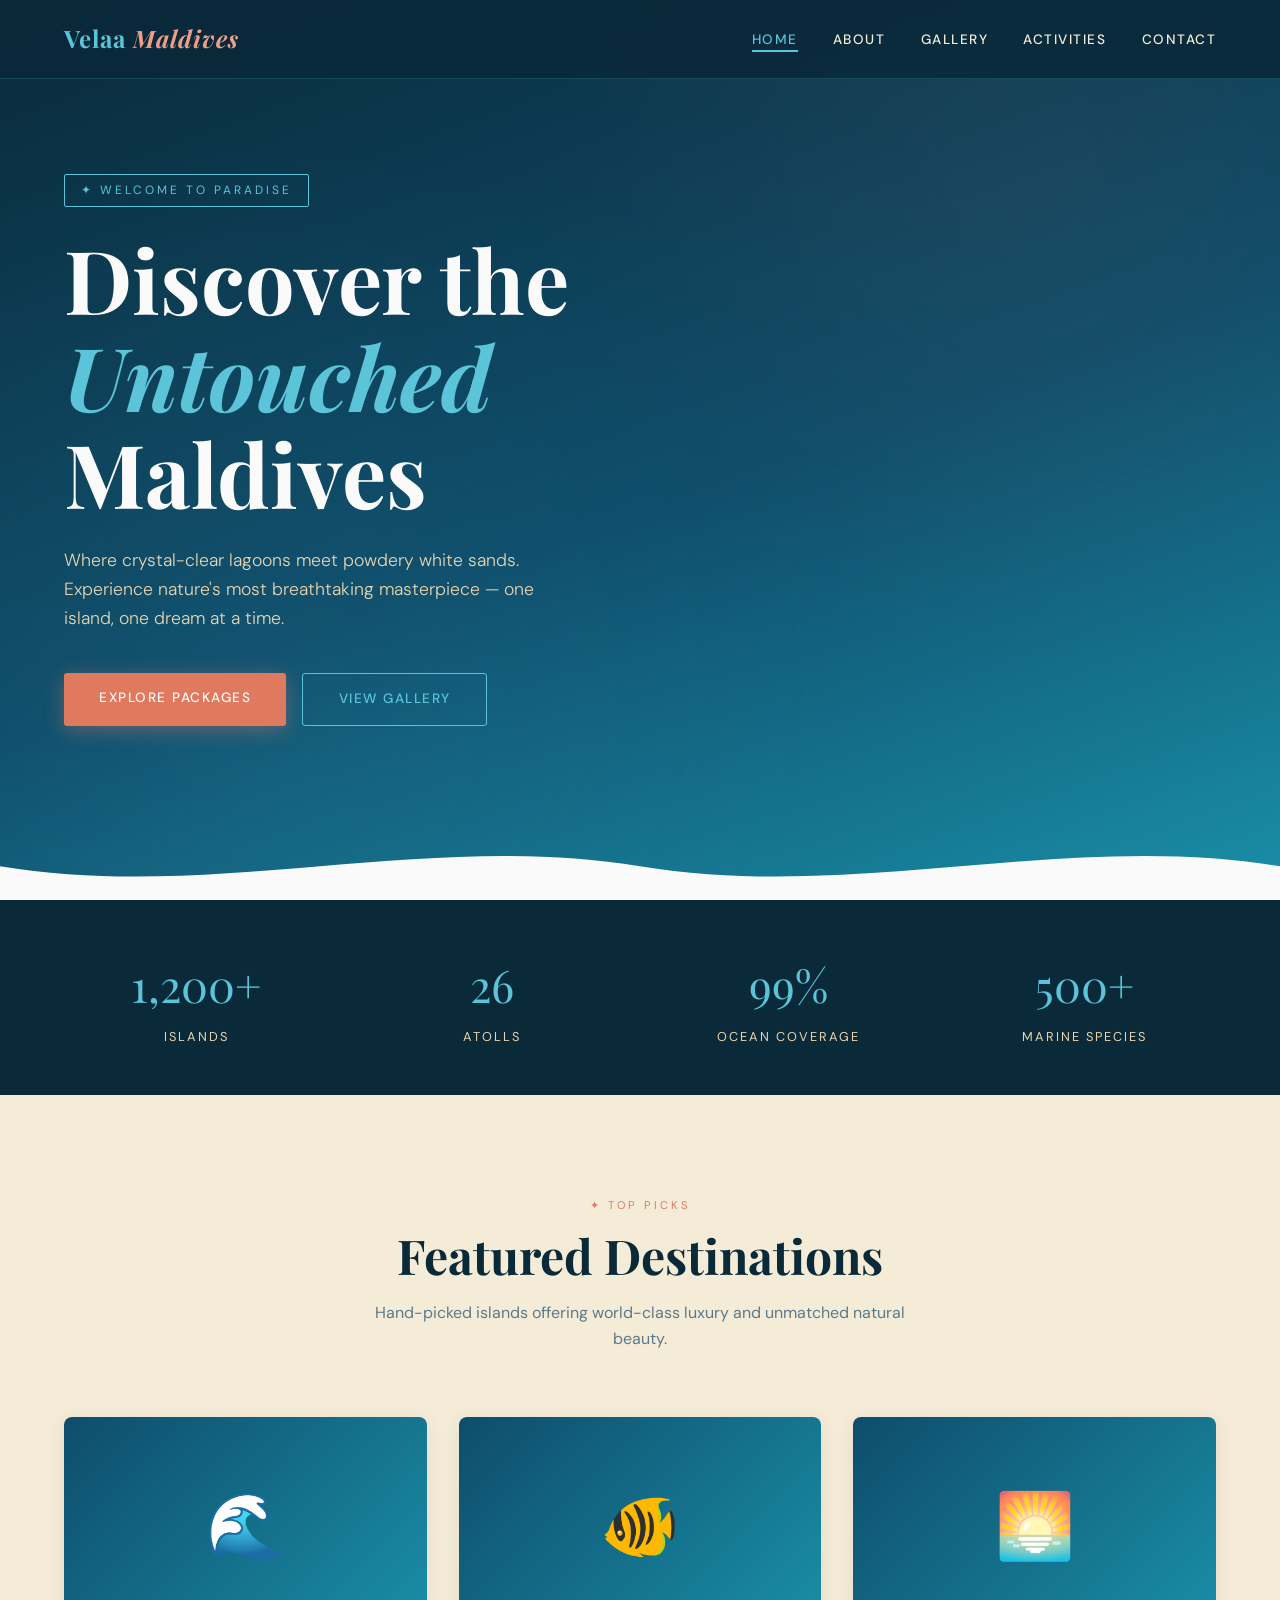
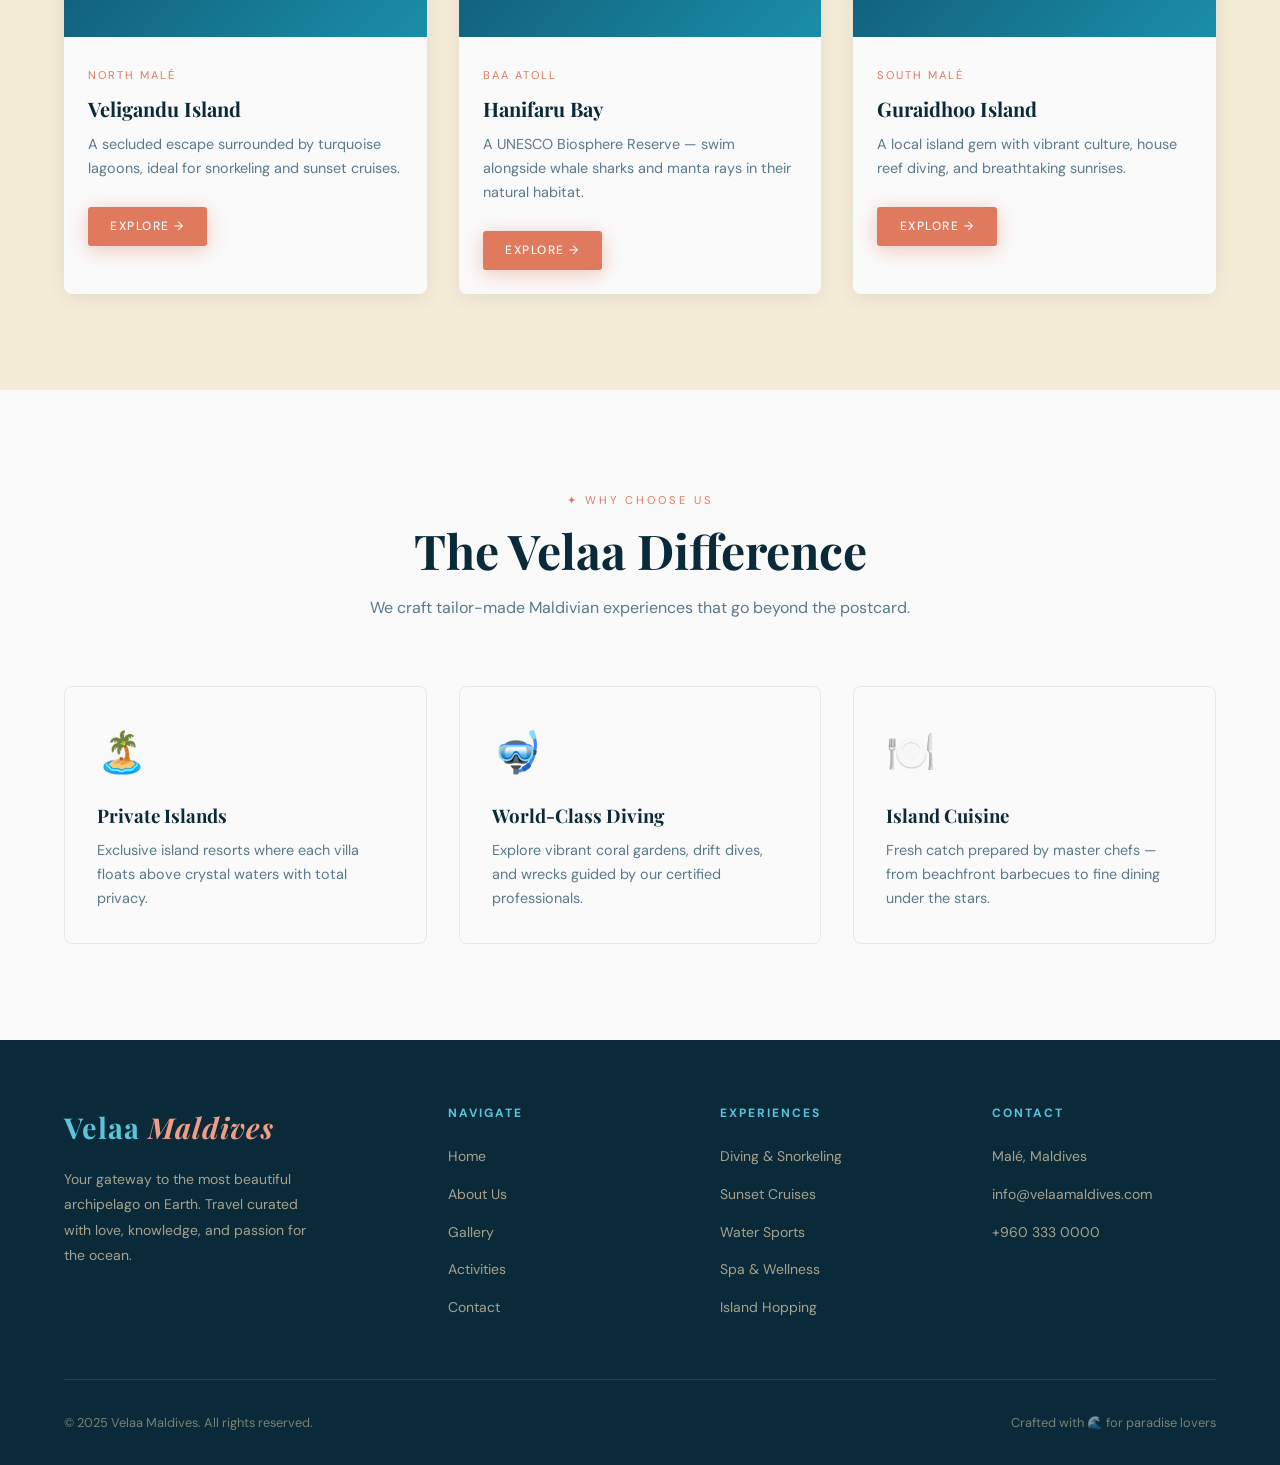
<file: index.html>
<!DOCTYPE html>
<html lang="en">
<head>
  <meta charset="UTF-8" />
  <meta name="viewport" content="width=device-width, initial-scale=1.0" />
  <title>Velaa Maldives — Home</title>
  <link rel="stylesheet" href="css/style.css" />
</head>
<body>

  <!-- NAV---------------------------------------------------->
  <nav>
    <div class="nav-logo">Velaa <span>Maldives</span></div>
    <ul class="nav-links">
      <li><a href="index.html" class="active">Home</a></li>
      <li><a href="pages/about.html">About</a></li>
      <li><a href="pages/gallery.html">Gallery</a></li>
      <li><a href="pages/activities.html">Activities</a></li>
      <li><a href="pages/contact.html">Contact</a></li>
    </ul>
  </nav>

  <!-- HERO section --------------------------------------->
  <section class="hero">
    <div class="hero-bg-pattern"></div>
    <div class="hero-content">
      <div class="hero-tag">✦ Welcome to Paradise</div>
      <h1>Discover the <em>Untouched</em> Maldives</h1>
      <p>Where crystal-clear lagoons meet powdery white sands. Experience nature's most breathtaking masterpiece — one island, one dream at a time.</p>
      <div class="btn-group">
        <a href="pages/activities.html" class="btn btn-primary">Explore Packages</a>
        <a href="pages/gallery.html" class="btn btn-outline">View Gallery</a>
      </div>
    </div>
    <svg class="hero-wave" viewBox="0 0 1440 100" preserveAspectRatio="none" xmlns="http://www.w3.org/2000/svg">
      <path d="M0,60 C240,100 480,20 720,60 C960,100 1200,20 1440,60 L1440,100 L0,100Z" fill="#fafafa"/>
    </svg>
  </section>

  <!-- STATS -------------------------------------------->
  <div class="stats-bar">
    <div class="stat">
      <div class="stat-num">1,200+</div>
      <div class="stat-label">Islands</div>
    </div>
    <div class="stat">
      <div class="stat-num">26</div>
      <div class="stat-label">Atolls</div>
    </div>
    <div class="stat">
      <div class="stat-num">99%</div>
      <div class="stat-label">Ocean Coverage</div>
    </div>
    <div class="stat">
      <div class="stat-num">500+</div>
      <div class="stat-label">Marine Species</div>
    </div>
  </div>

  <!-- FEATURED DESTINATIONS -->
  <section style="background: var(--sand-light);">
    <div class="section-header fade-up">
      <div class="section-tag">✦ Top Picks</div>
      <h2>Featured Destinations</h2>
      <p>Hand-picked islands offering world-class luxury and unmatched natural beauty.</p>
    </div>
    <div class="card-grid">
      <div class="card fade-up">
        <div class="card-img">🌊</div>
        <div class="card-body">
          <div class="card-tag">North Malé</div>
          <h3>Veligandu Island</h3>
          <p>A secluded escape surrounded by turquoise lagoons, ideal for snorkeling and sunset cruises.</p>
          <br><a href="pages/activities.html" class="btn btn-primary" style="font-size:0.75rem;padding:0.6rem 1.4rem;">Explore →</a>
        </div>
      </div>
      <div class="card fade-up">
        <div class="card-img">🐠</div>
        <div class="card-body">
          <div class="card-tag">Baa Atoll</div>
          <h3>Hanifaru Bay</h3>
          <p>A UNESCO Biosphere Reserve — swim alongside whale sharks and manta rays in their natural habitat.</p>
          <br><a href="pages/activities.html" class="btn btn-primary" style="font-size:0.75rem;padding:0.6rem 1.4rem;">Explore →</a>
        </div>
      </div>
      <div class="card fade-up">
        <div class="card-img">🌅</div>
        <div class="card-body">
          <div class="card-tag">South Malé</div>
          <h3>Guraidhoo Island</h3>
          <p>A local island gem with vibrant culture, house reef diving, and breathtaking sunrises.</p>
          <br><a href="pages/activities.html" class="btn btn-primary" style="font-size:0.75rem;padding:0.6rem 1.4rem;">Explore →</a>
        </div>
      </div>
    </div>
  </section>

  <!-- WHY MALDIVES -->
  <section>
    <div class="section-header fade-up">
      <div class="section-tag">✦ Why Choose Us</div>
      <h2>The Velaa Difference</h2>
      <p>We craft tailor-made Maldivian experiences that go beyond the postcard.</p>
    </div>
    <div class="card-grid">
      <div class="card fade-up" style="padding:2rem;box-shadow:none;border:1px solid rgba(10,42,58,0.08);">
        <div style="font-size:2.5rem;margin-bottom:1rem;">🏝️</div>
        <h3 style="font-family:'Playfair Display',serif;color:var(--ocean-deep);margin-bottom:0.5rem;">Private Islands</h3>
        <p style="color:var(--text-muted);font-size:0.9rem;">Exclusive island resorts where each villa floats above crystal waters with total privacy.</p>
      </div>
      <div class="card fade-up" style="padding:2rem;box-shadow:none;border:1px solid rgba(10,42,58,0.08);">
        <div style="font-size:2.5rem;margin-bottom:1rem;">🤿</div>
        <h3 style="font-family:'Playfair Display',serif;color:var(--ocean-deep);margin-bottom:0.5rem;">World-Class Diving</h3>
        <p style="color:var(--text-muted);font-size:0.9rem;">Explore vibrant coral gardens, drift dives, and wrecks guided by our certified professionals.</p>
      </div>
      <div class="card fade-up" style="padding:2rem;box-shadow:none;border:1px solid rgba(10,42,58,0.08);">
        <div style="font-size:2.5rem;margin-bottom:1rem;">🍽️</div>
        <h3 style="font-family:'Playfair Display',serif;color:var(--ocean-deep);margin-bottom:0.5rem;">Island Cuisine</h3>
        <p style="color:var(--text-muted);font-size:0.9rem;">Fresh catch prepared by master chefs — from beachfront barbecues to fine dining under the stars.</p>
      </div>
    </div>
  </section>

  <!-- FOOTER -->
  <footer>
    <div class="footer-top">
      <div class="footer-brand">
        <span class="nav-logo">Velaa <span>Maldives</span></span>
        <p>Your gateway to the most beautiful archipelago on Earth. Travel curated with love, knowledge, and passion for the ocean.</p>
      </div>
      <div class="footer-col">
        <h4>Navigate</h4>
        <ul>
          <li><a href="index.html">Home</a></li>
          <li><a href="pages/about.html">About Us</a></li>
          <li><a href="pages/gallery.html">Gallery</a></li>
          <li><a href="pages/activities.html">Activities</a></li>
          <li><a href="pages/contact.html">Contact</a></li>
        </ul>
      </div>
      <div class="footer-col">
        <h4>Experiences</h4>
        <ul>
          <li><a href="pages/activities.html">Diving & Snorkeling</a></li>
          <li><a href="pages/activities.html">Sunset Cruises</a></li>
          <li><a href="pages/activities.html">Water Sports</a></li>
          <li><a href="pages/activities.html">Spa & Wellness</a></li>
          <li><a href="pages/activities.html">Island Hopping</a></li>
        </ul>
      </div>
      <div class="footer-col">
        <h4>Contact</h4>
        <ul>
          <li><a href="#">Malé, Maldives</a></li>
          <li><a href="#">info@velaamaldives.com</a></li>
          <li><a href="#">+960 333 0000</a></li>
        </ul>
      </div>
    </div>
    <div class="footer-bottom">
      <span>&copy; 2025 Velaa Maldives. All rights reserved.</span>
      <span>Crafted with 🌊 for paradise lovers</span>
    </div>
  </footer>

</body>
</html>
</file>
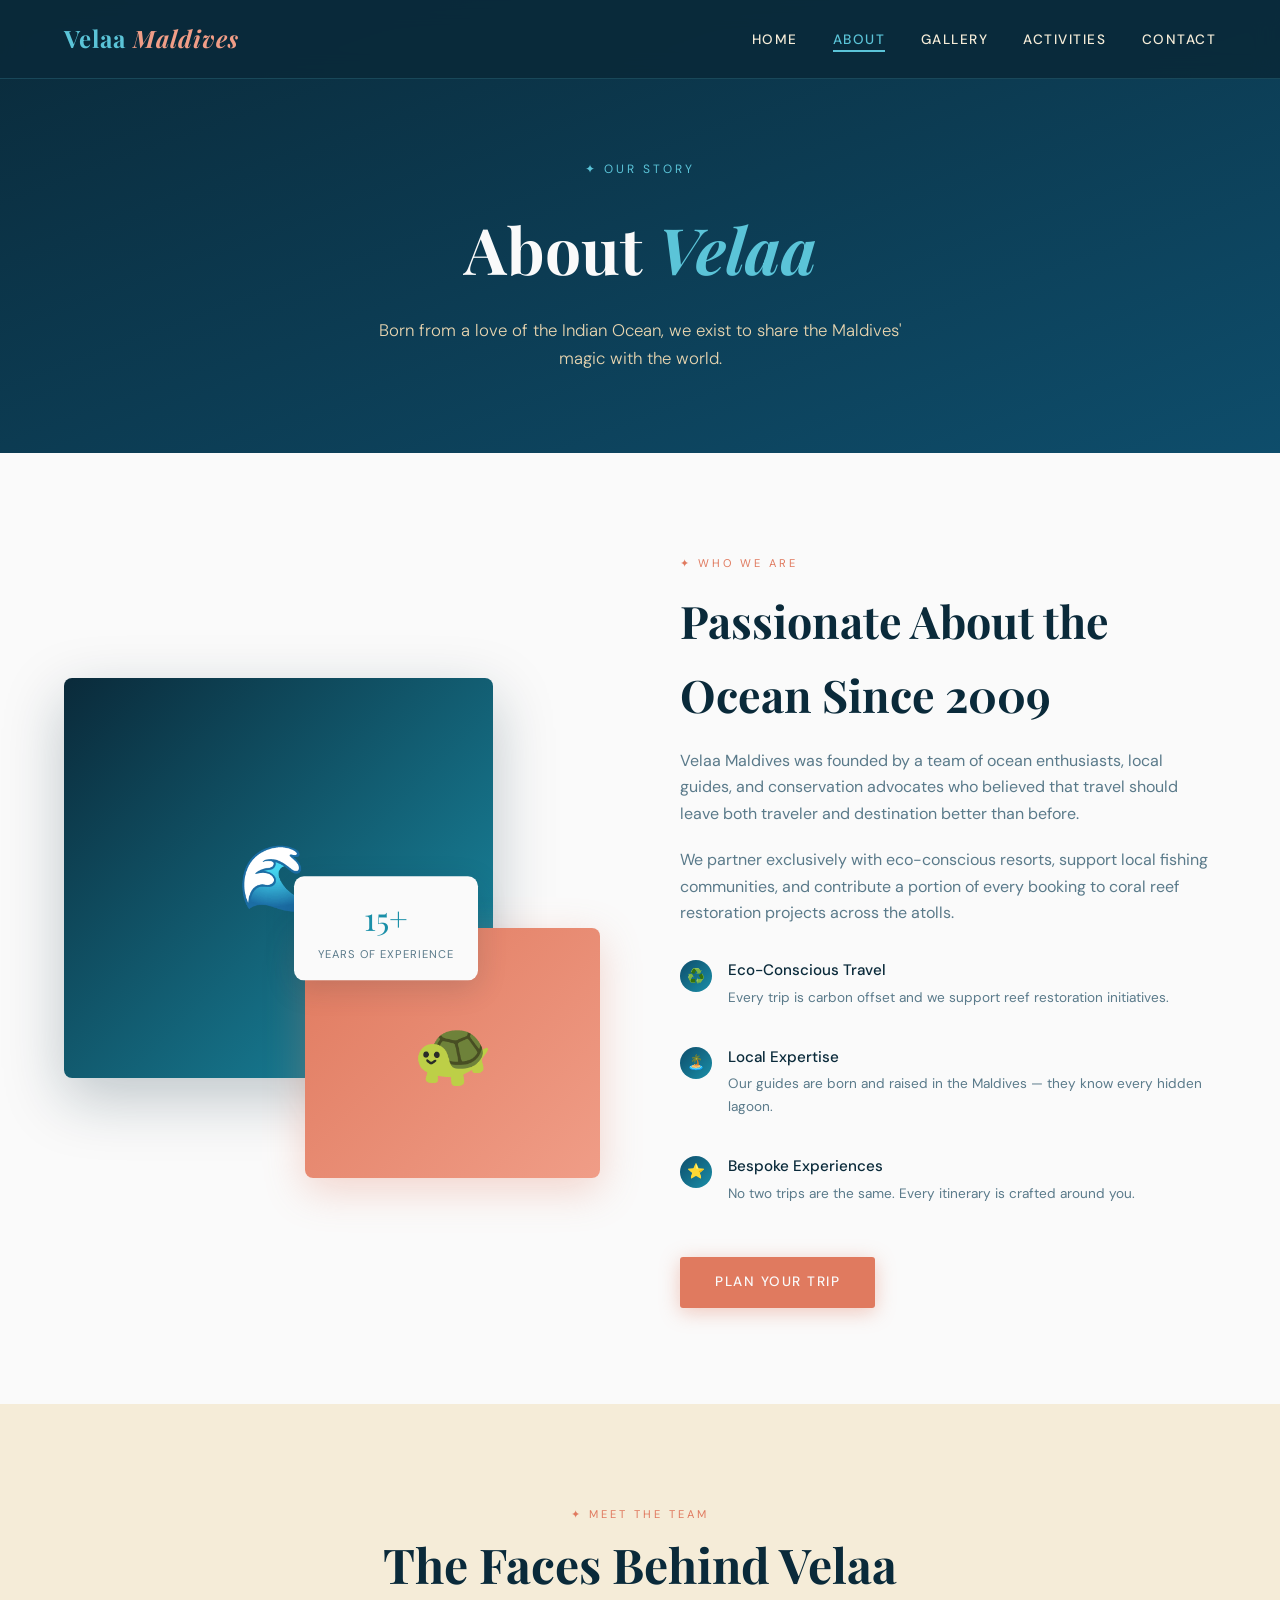
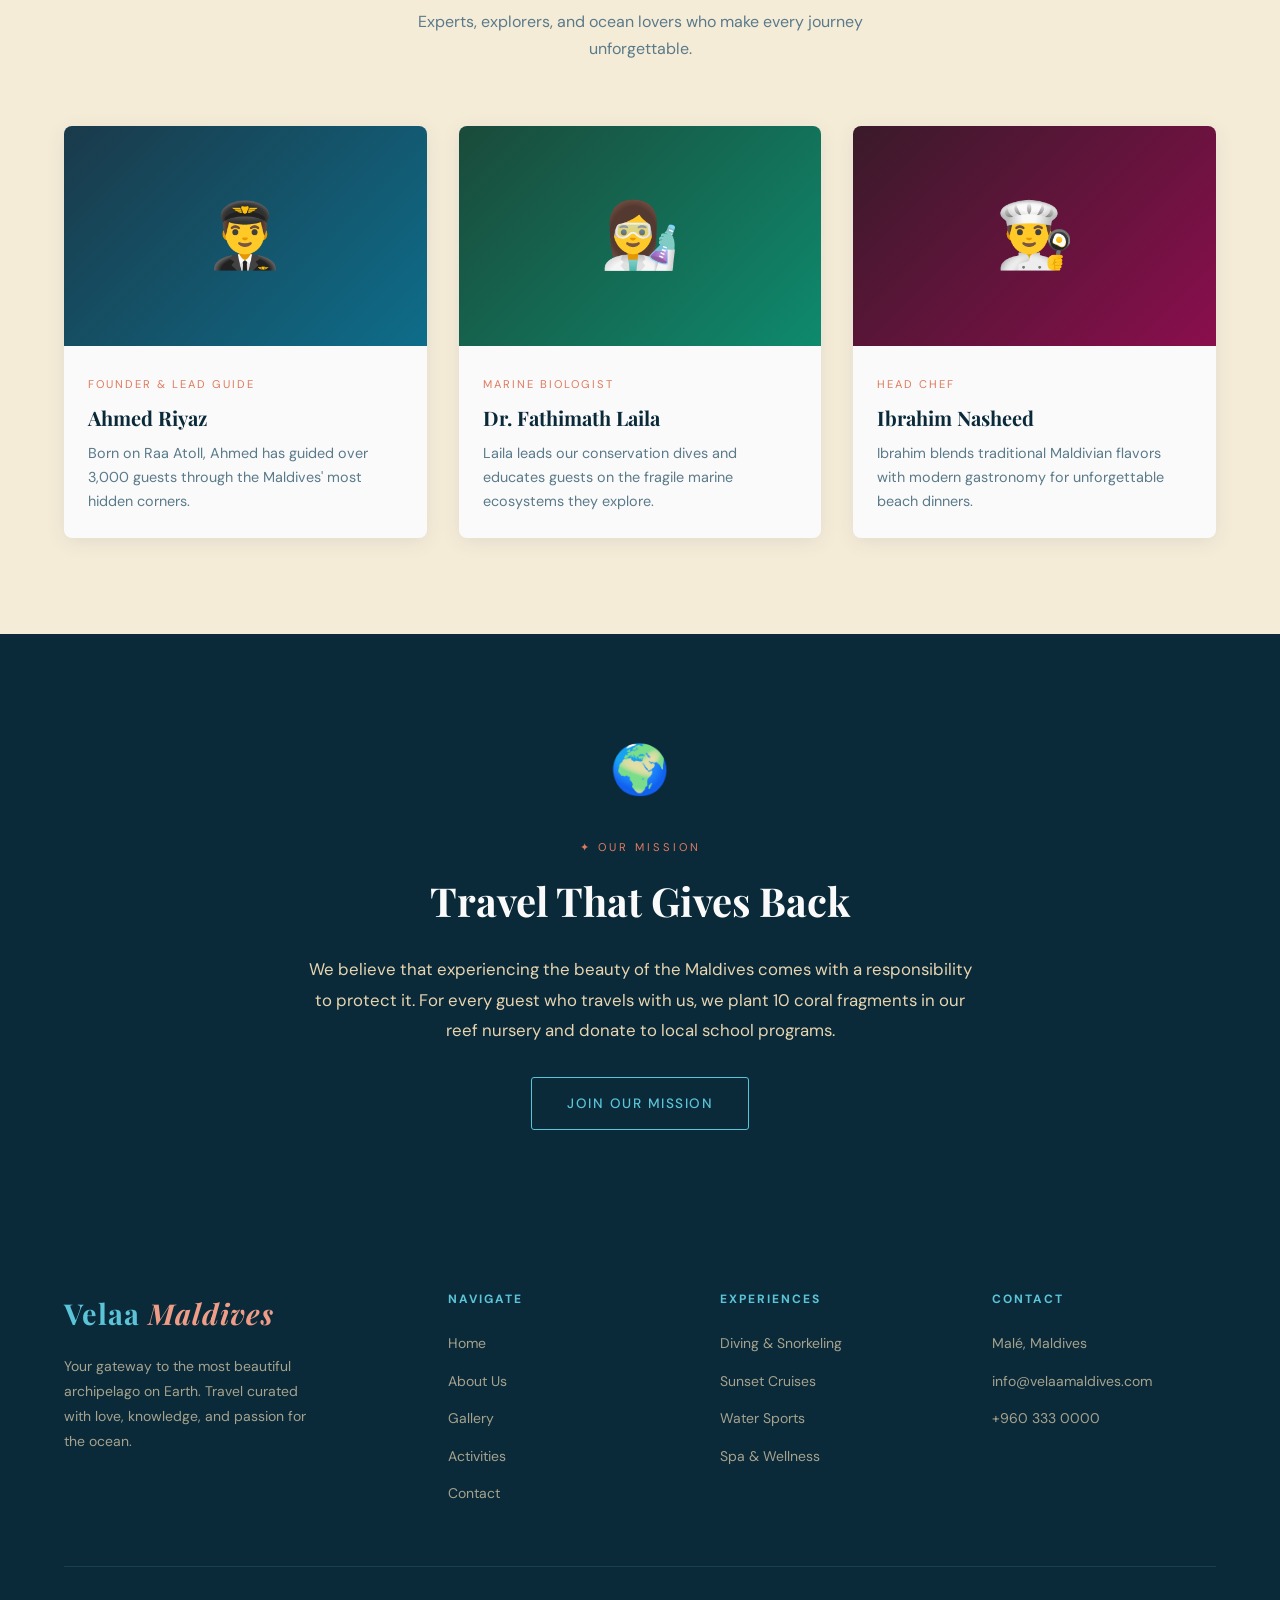
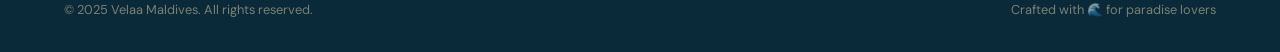
<file: pages/about.html>
<!DOCTYPE html>
<html lang="en">
<head>
  <meta charset="UTF-8" />
  <meta name="viewport" content="width=device-width, initial-scale=1.0" />
  <title>Velaa Maldives — About Us</title>
  <link rel="stylesheet" href="../css/style.css" />
</head>
<body>

  <!-- NAV -->
  <nav>
    <div class="nav-logo"><a href="../index.html">Velaa <span>Maldives</span></a></div>
    <ul class="nav-links">
      <li><a href="../index.html">Home</a></li>
      <li><a href="about.html" class="active">About</a></li>
      <li><a href="gallery.html">Gallery</a></li>
      <li><a href="activities.html">Activities</a></li>
      <li><a href="contact.html">Contact</a></li>
    </ul>
  </nav>

  <!-- PAGE HEADER -->
  <div style="background:linear-gradient(160deg,var(--ocean-deep),var(--ocean-mid));padding:10rem 5% 5rem;text-align:center;color:var(--white);">
    <div style="font-size:0.75rem;letter-spacing:3px;text-transform:uppercase;color:var(--ocean-light);margin-bottom:1rem;">✦ Our Story</div>
    <h1 style="font-family:'Playfair Display',serif;font-size:clamp(2rem,5vw,4rem);margin-bottom:1rem;">About <em style="color:var(--ocean-light);font-style:italic;">Velaa</em></h1>
    <p style="color:var(--sand);max-width:560px;margin:0 auto;font-size:1.05rem;font-weight:300;">Born from a love of the Indian Ocean, we exist to share the Maldives' magic with the world.</p>
  </div>

  <!-- ABOUT SECTION -->
  <section>
    <div class="about-layout">
      <div class="about-img-collage fade-up">
        <div class="about-img-main">🌊</div>
        <div class="about-img-accent">🐢</div>
        <div class="about-badge">
          <div class="num">15+</div>
          <div class="lbl">Years of Experience</div>
        </div>
      </div>
      <div class="about-text fade-up">
        <div class="section-tag">✦ Who We Are</div>
        <h2>Passionate About the Ocean Since 2009</h2>
        <p>Velaa Maldives was founded by a team of ocean enthusiasts, local guides, and conservation advocates who believed that travel should leave both traveler and destination better than before.</p>
        <p>We partner exclusively with eco-conscious resorts, support local fishing communities, and contribute a portion of every booking to coral reef restoration projects across the atolls.</p>
        <div class="feature-list">
          <div class="feature-item">
            <div class="feature-dot">♻️</div>
            <div>
              <h4>Eco-Conscious Travel</h4>
              <p>Every trip is carbon offset and we support reef restoration initiatives.</p>
            </div>
          </div>
          <div class="feature-item">
            <div class="feature-dot">🏝️</div>
            <div>
              <h4>Local Expertise</h4>
              <p>Our guides are born and raised in the Maldives — they know every hidden lagoon.</p>
            </div>
          </div>
          <div class="feature-item">
            <div class="feature-dot">⭐</div>
            <div>
              <h4>Bespoke Experiences</h4>
              <p>No two trips are the same. Every itinerary is crafted around you.</p>
            </div>
          </div>
        </div>
        <a href="contact.html" class="btn btn-primary">Plan Your Trip</a>
      </div>
    </div>
  </section>

  <!-- TEAM -->
  <section style="background:var(--sand-light);">
    <div class="section-header fade-up">
      <div class="section-tag">✦ Meet The Team</div>
      <h2>The Faces Behind Velaa</h2>
      <p>Experts, explorers, and ocean lovers who make every journey unforgettable.</p>
    </div>
    <div class="card-grid">
      <div class="card fade-up">
        <div class="card-img" style="background:linear-gradient(135deg,#1a3a4a,#0e6d8a);">👨‍✈️</div>
        <div class="card-body">
          <div class="card-tag">Founder & Lead Guide</div>
          <h3>Ahmed Riyaz</h3>
          <p>Born on Raa Atoll, Ahmed has guided over 3,000 guests through the Maldives' most hidden corners.</p>
        </div>
      </div>
      <div class="card fade-up">
        <div class="card-img" style="background:linear-gradient(135deg,#1a4a3a,#0e8a6d);">👩‍🔬</div>
        <div class="card-body">
          <div class="card-tag">Marine Biologist</div>
          <h3>Dr. Fathimath Laila</h3>
          <p>Laila leads our conservation dives and educates guests on the fragile marine ecosystems they explore.</p>
        </div>
      </div>
      <div class="card fade-up">
        <div class="card-img" style="background:linear-gradient(135deg,#3a1a2a,#8a0e4d);">👨‍🍳</div>
        <div class="card-body">
          <div class="card-tag">Head Chef</div>
          <h3>Ibrahim Nasheed</h3>
          <p>Ibrahim blends traditional Maldivian flavors with modern gastronomy for unforgettable beach dinners.</p>
        </div>
      </div>
    </div>
  </section>

  <!-- MISSION -->
  <section style="background:var(--ocean-deep);color:var(--white);text-align:center;">
    <div style="max-width:680px;margin:0 auto;" class="fade-up">
      <div style="font-size:3rem;margin-bottom:1.5rem;">🌍</div>
      <div class="section-tag">✦ Our Mission</div>
      <h2 style="font-family:'Playfair Display',serif;font-size:2.5rem;margin-bottom:1.25rem;">Travel That Gives Back</h2>
      <p style="color:var(--sand);font-size:1.05rem;line-height:1.8;margin-bottom:2rem;">We believe that experiencing the beauty of the Maldives comes with a responsibility to protect it. For every guest who travels with us, we plant 10 coral fragments in our reef nursery and donate to local school programs.</p>
      <a href="contact.html" class="btn btn-outline">Join Our Mission</a>
    </div>
  </section>

  <!-- FOOTER -->
  <footer>
    <div class="footer-top">
      <div class="footer-brand">
        <a href="../index.html" class="nav-logo">Velaa <span>Maldives</span></a>
        <p>Your gateway to the most beautiful archipelago on Earth. Travel curated with love, knowledge, and passion for the ocean.</p>
      </div>
      <div class="footer-col">
        <h4>Navigate</h4>
        <ul>
          <li><a href="../index.html">Home</a></li>
          <li><a href="about.html">About Us</a></li>
          <li><a href="gallery.html">Gallery</a></li>
          <li><a href="activities.html">Activities</a></li>
          <li><a href="contact.html">Contact</a></li>
        </ul>
      </div>
      <div class="footer-col">
        <h4>Experiences</h4>
        <ul>
          <li><a href="activities.html">Diving & Snorkeling</a></li>
          <li><a href="activities.html">Sunset Cruises</a></li>
          <li><a href="activities.html">Water Sports</a></li>
          <li><a href="activities.html">Spa & Wellness</a></li>
        </ul>
      </div>
      <div class="footer-col">
        <h4>Contact</h4>
        <ul>
          <li><a href="#">Malé, Maldives</a></li>
          <li><a href="#">info@velaamaldives.com</a></li>
          <li><a href="#">+960 333 0000</a></li>
        </ul>
      </div>
    </div>
    <div class="footer-bottom">
      <span>&copy; 2025 Velaa Maldives. All rights reserved.</span>
      <span>Crafted with 🌊 for paradise lovers</span>
    </div>
  </footer>

 
</body>
</html>
</file>
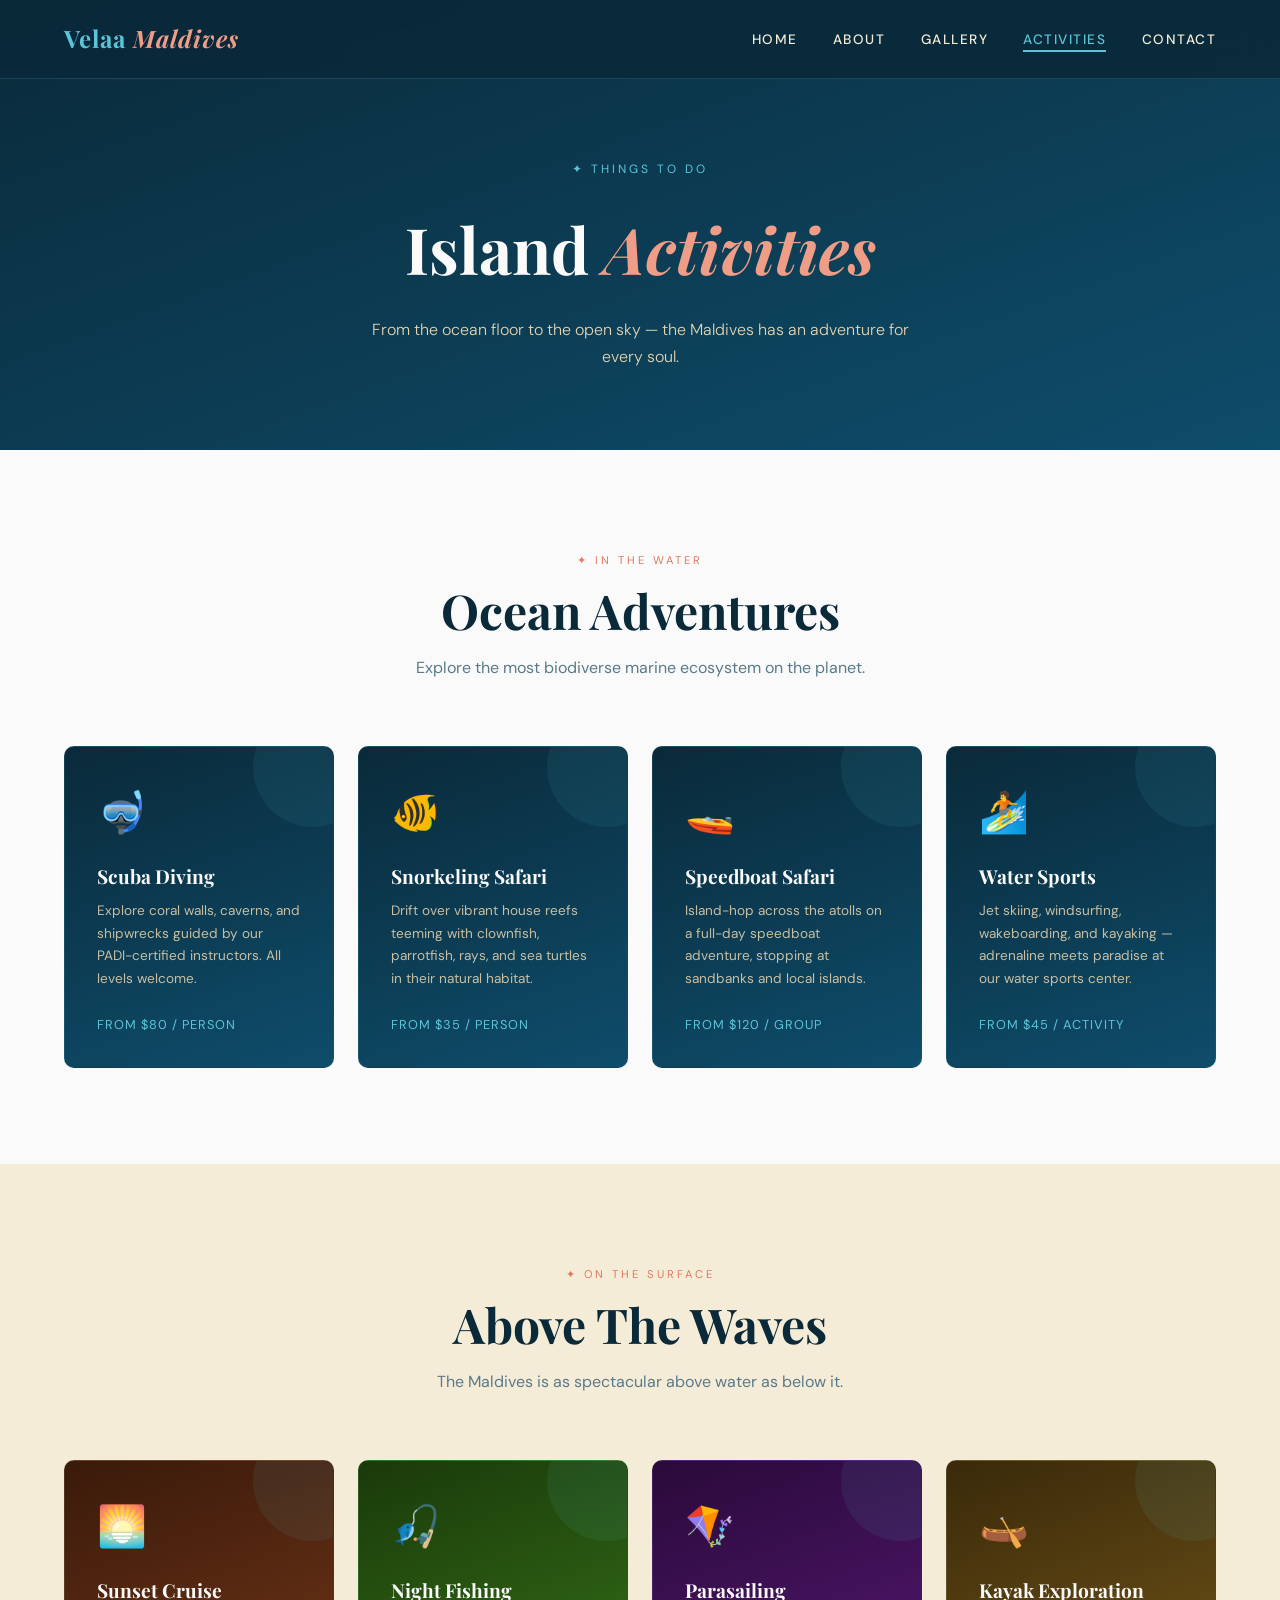
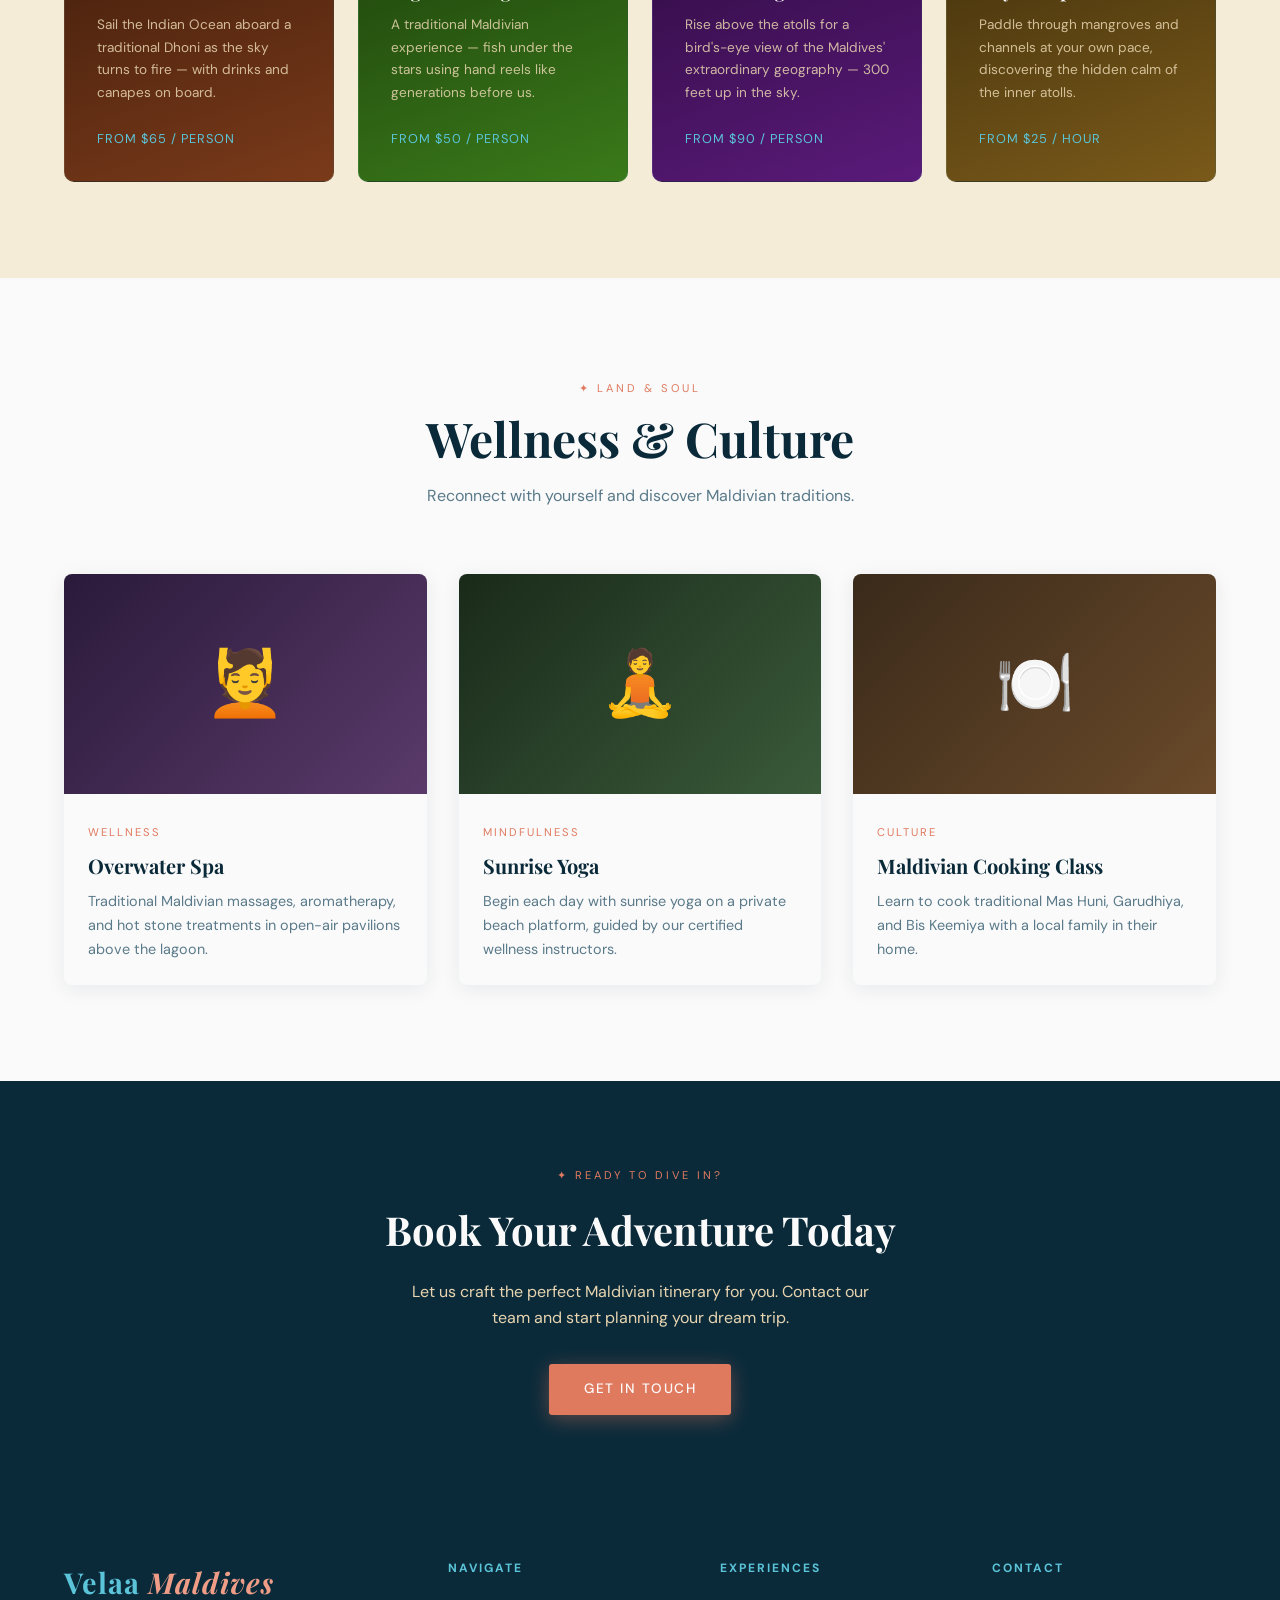
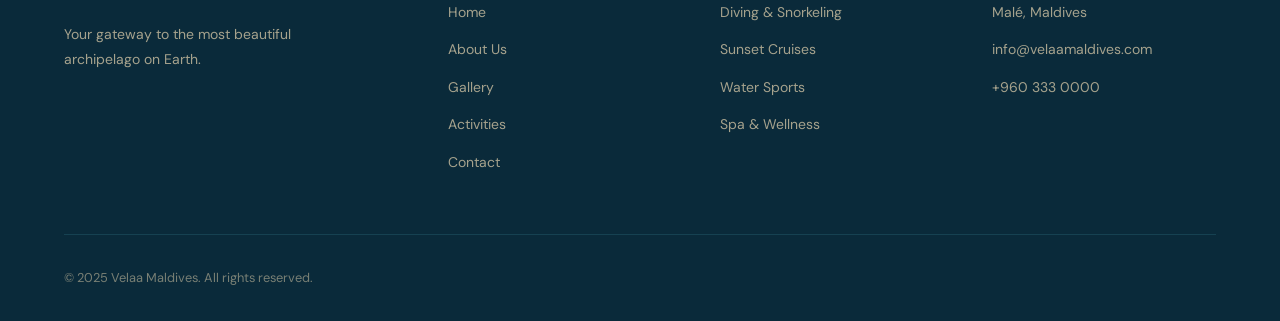
<file: pages/activities.html>
<!DOCTYPE html>
<html lang="en">
<head>
  <meta charset="UTF-8" />
  <meta name="viewport" content="width=device-width, initial-scale=1.0" />
  <title>Velaa Maldives — Activities</title>
  <link rel="stylesheet" href="../css/style.css" />
</head>
<body>

  <!-- NAV -->
  <nav>
    <div class="nav-logo"><a href="../index.html">Velaa <span>Maldives</span></a></div>
    <ul class="nav-links">
      <li><a href="../index.html">Home</a></li>
      <li><a href="about.html">About</a></li>
      <li><a href="gallery.html">Gallery</a></li>
      <li><a href="activities.html" class="active">Activities</a></li>
      <li><a href="contact.html">Contact</a></li>
    </ul>
  </nav>

  <!-- PAGE HEADER -->
  <div style="background:linear-gradient(160deg,var(--ocean-deep),var(--ocean-mid));padding:10rem 5% 5rem;text-align:center;color:var(--white);">
    <div style="font-size:0.75rem;letter-spacing:3px;text-transform:uppercase;color:var(--ocean-light);margin-bottom:1rem;">✦ Things To Do</div>
    <h1 style="font-family:'Playfair Display',serif;font-size:clamp(2rem,5vw,4rem);margin-bottom:1rem;">Island <em style="color:var(--coral-light);font-style:italic;">Activities</em></h1>
    <p style="color:var(--sand);max-width:540px;margin:0 auto;font-weight:300;">From the ocean floor to the open sky — the Maldives has an adventure for every soul.</p>
  </div>

  <!-- WATER ACTIVITIES -->
  <section>
    <div class="section-header fade-up">
      <div class="section-tag">✦ In The Water</div>
      <h2>Ocean Adventures</h2>
      <p>Explore the most biodiverse marine ecosystem on the planet.</p>
    </div>
    <div class="activities-grid">
      <div class="activity-card fade-up">
        <div class="activity-icon">🤿</div>
        <h3>Scuba Diving</h3>
        <p>Explore coral walls, caverns, and shipwrecks guided by our PADI-certified instructors. All levels welcome.</p>
        <div class="activity-price">From $80 / person</div>
      </div>
      <div class="activity-card fade-up">
        <div class="activity-icon">🐠</div>
        <h3>Snorkeling Safari</h3>
        <p>Drift over vibrant house reefs teeming with clownfish, parrotfish, rays, and sea turtles in their natural habitat.</p>
        <div class="activity-price">From $35 / person</div>
      </div>
      <div class="activity-card fade-up">
        <div class="activity-icon">🚤</div>
        <h3>Speedboat Safari</h3>
        <p>Island-hop across the atolls on a full-day speedboat adventure, stopping at sandbanks and local islands.</p>
        <div class="activity-price">From $120 / group</div>
      </div>
      <div class="activity-card fade-up">
        <div class="activity-icon">🏄</div>
        <h3>Water Sports</h3>
        <p>Jet skiing, windsurfing, wakeboarding, and kayaking — adrenaline meets paradise at our water sports center.</p>
        <div class="activity-price">From $45 / activity</div>
      </div>
    </div>
  </section>

  <!-- ABOVE WATER -->
  <section style="background:var(--sand-light);">
    <div class="section-header fade-up">
      <div class="section-tag">✦ On The Surface</div>
      <h2>Above The Waves</h2>
      <p>The Maldives is as spectacular above water as below it.</p>
    </div>
    <div class="activities-grid">
      <div class="activity-card fade-up" style="background:linear-gradient(160deg,#3a1a0a,#7a3a1a);">
        <div class="activity-icon">🌅</div>
        <h3>Sunset Cruise</h3>
        <p>Sail the Indian Ocean aboard a traditional Dhoni as the sky turns to fire — with drinks and canapes on board.</p>
        <div class="activity-price">From $65 / person</div>
      </div>
      <div class="activity-card fade-up" style="background:linear-gradient(160deg,#1a3a0a,#3a7a1a);">
        <div class="activity-icon">🎣</div>
        <h3>Night Fishing</h3>
        <p>A traditional Maldivian experience — fish under the stars using hand reels like generations before us.</p>
        <div class="activity-price">From $50 / person</div>
      </div>
      <div class="activity-card fade-up" style="background:linear-gradient(160deg,#2a0a3a,#5a1a7a);">
        <div class="activity-icon">🪁</div>
        <h3>Parasailing</h3>
        <p>Rise above the atolls for a bird's-eye view of the Maldives' extraordinary geography — 300 feet up in the sky.</p>
        <div class="activity-price">From $90 / person</div>
      </div>
      <div class="activity-card fade-up" style="background:linear-gradient(160deg,#3a2a0a,#7a5a1a);">
        <div class="activity-icon">🛶</div>
        <h3>Kayak Exploration</h3>
        <p>Paddle through mangroves and channels at your own pace, discovering the hidden calm of the inner atolls.</p>
        <div class="activity-price">From $25 / hour</div>
      </div>
    </div>
  </section>

  <!-- LAND & WELLNESS -->
  <section>
    <div class="section-header fade-up">
      <div class="section-tag">✦ Land & Soul</div>
      <h2>Wellness & Culture</h2>
      <p>Reconnect with yourself and discover Maldivian traditions.</p>
    </div>
    <div class="card-grid">
      <div class="card fade-up">
        <div class="card-img" style="background:linear-gradient(135deg,#2a1a3a,#5a3a6a);">💆</div>
        <div class="card-body">
          <div class="card-tag">Wellness</div>
          <h3>Overwater Spa</h3>
          <p>Traditional Maldivian massages, aromatherapy, and hot stone treatments in open-air pavilions above the lagoon.</p>
        </div>
      </div>
      <div class="card fade-up">
        <div class="card-img" style="background:linear-gradient(135deg,#1a2a1a,#3a5a3a);">🧘</div>
        <div class="card-body">
          <div class="card-tag">Mindfulness</div>
          <h3>Sunrise Yoga</h3>
          <p>Begin each day with sunrise yoga on a private beach platform, guided by our certified wellness instructors.</p>
        </div>
      </div>
      <div class="card fade-up">
        <div class="card-img" style="background:linear-gradient(135deg,#3a2a1a,#6a4a2a);">🍽️</div>
        <div class="card-body">
          <div class="card-tag">Culture</div>
          <h3>Maldivian Cooking Class</h3>
          <p>Learn to cook traditional Mas Huni, Garudhiya, and Bis Keemiya with a local family in their home.</p>
        </div>
      </div>
    </div>
  </section>

  <!-- CTA -->
  <section style="background:var(--ocean-deep);text-align:center;padding:5rem 5%;">
    <div class="fade-up">
      <div class="section-tag">✦ Ready to Dive In?</div>
      <h2 style="font-family:'Playfair Display',serif;font-size:2.5rem;color:var(--white);margin-bottom:1rem;">Book Your Adventure Today</h2>
      <p style="color:var(--sand);margin-bottom:2rem;max-width:480px;margin-left:auto;margin-right:auto;">Let us craft the perfect Maldivian itinerary for you. Contact our team and start planning your dream trip.</p>
      <a href="contact.html" class="btn btn-primary">Get In Touch</a>
    </div>
  </section>

  <!-- FOOTER -->
  <footer>
    <div class="footer-top">
      <div class="footer-brand">
        <a href="../index.html" class="nav-logo">Velaa <span>Maldives</span></a>
        <p>Your gateway to the most beautiful archipelago on Earth.</p>
      </div>
      <div class="footer-col">
        <h4>Navigate</h4>
        <ul>
          <li><a href="../index.html">Home</a></li>
          <li><a href="about.html">About Us</a></li>
          <li><a href="gallery.html">Gallery</a></li>
          <li><a href="activities.html">Activities</a></li>
          <li><a href="contact.html">Contact</a></li>
        </ul>
      </div>
      <div class="footer-col">
        <h4>Experiences</h4>
        <ul>
          <li><a href="activities.html">Diving & Snorkeling</a></li>
          <li><a href="activities.html">Sunset Cruises</a></li>
          <li><a href="activities.html">Water Sports</a></li>
          <li><a href="activities.html">Spa & Wellness</a></li>
        </ul>
      </div>
      <div class="footer-col">
        <h4>Contact</h4>
        <ul>
          <li><a href="#">Malé, Maldives</a></li>
          <li><a href="#">info@velaamaldives.com</a></li>
          <li><a href="#">+960 333 0000</a></li>
        </ul>
      </div>
    </div>
    <div class="footer-bottom">
      <span>&copy; 2025 Velaa Maldives. All rights reserved.</span>
    </div>
  </footer>

</body>
</html>
</file>
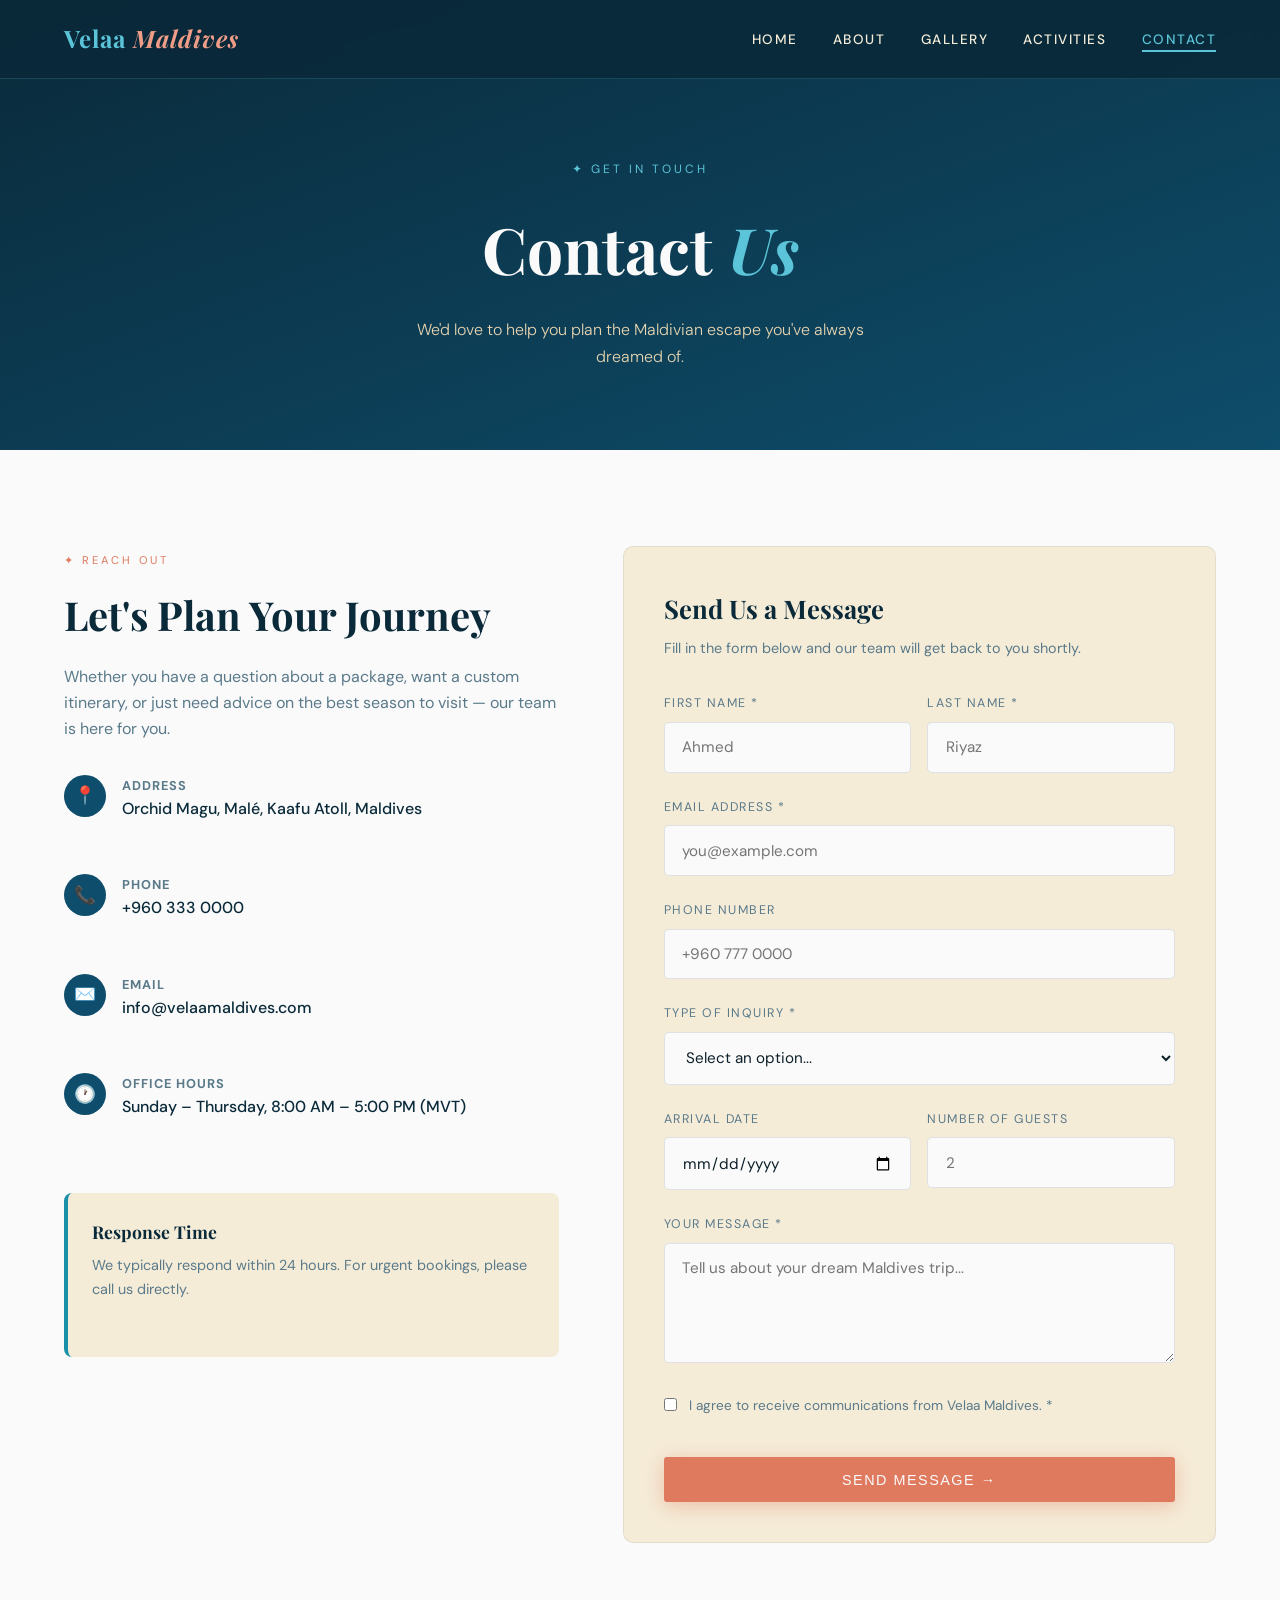
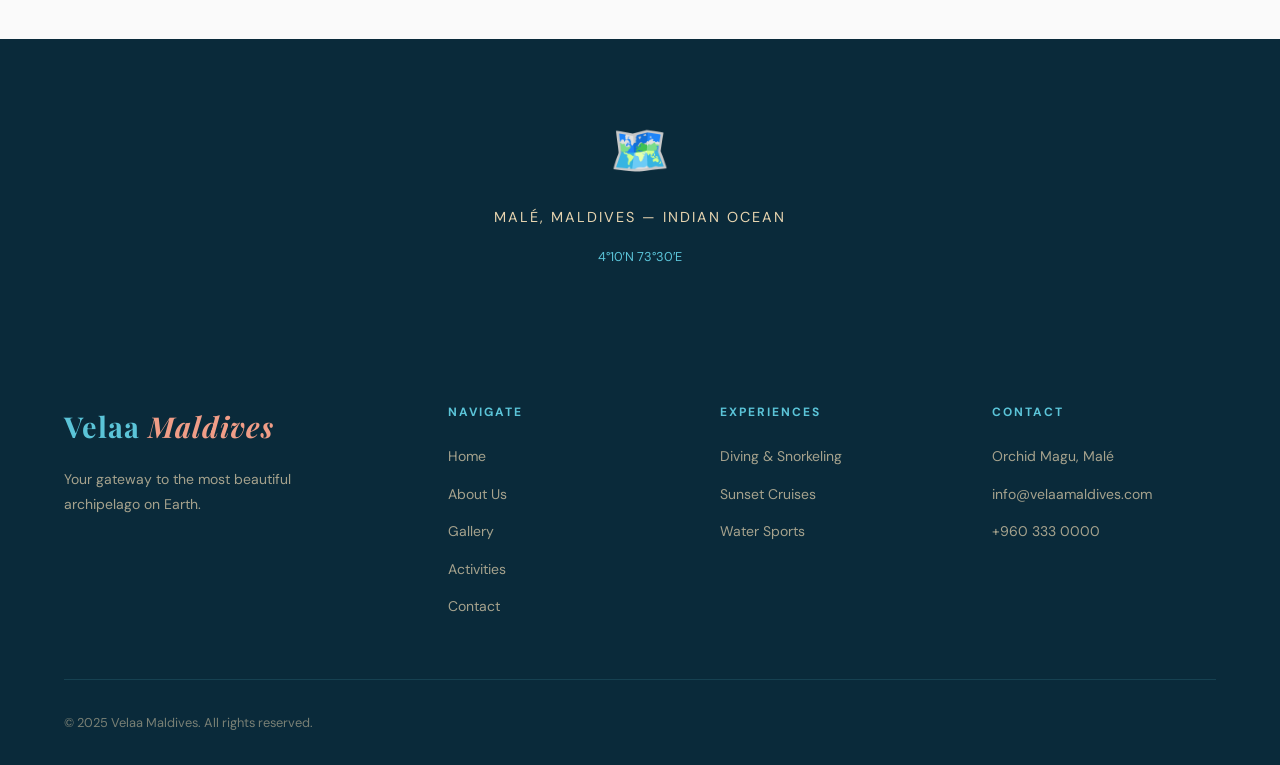
<file: pages/contact.html>
<!DOCTYPE html>
<html lang="en">
<head>
  <meta charset="UTF-8" />
  <meta name="viewport" content="width=device-width, initial-scale=1.0" />
  <title>Velaa Maldives — Contact</title>
  <link rel="stylesheet" href="../css/style.css" />
</head>
<body>

  <!-- NAV -->
  <nav>
    <div class="nav-logo"><a href="../index.html">Velaa <span>Maldives</span></a></div>
    <ul class="nav-links">
      <li><a href="../index.html">Home</a></li>
      <li><a href="about.html">About</a></li>
      <li><a href="gallery.html">Gallery</a></li>
      <li><a href="activities.html">Activities</a></li>
      <li><a href="contact.html" class="active">Contact</a></li>
    </ul>
  </nav>

  <!-- PAGE HEADER -->
  <div style="background:linear-gradient(160deg,var(--ocean-deep),var(--ocean-mid));padding:10rem 5% 5rem;text-align:center;color:var(--white);">
    <div style="font-size:0.75rem;letter-spacing:3px;text-transform:uppercase;color:var(--ocean-light);margin-bottom:1rem;">✦ Get In Touch</div>
    <h1 style="font-family:'Playfair Display',serif;font-size:clamp(2rem,5vw,4rem);margin-bottom:1rem;">Contact <em style="color:var(--ocean-light);font-style:italic;">Us</em></h1>
    <p style="color:var(--sand);max-width:480px;margin:0 auto;font-weight:300;">We'd love to help you plan the Maldivian escape you've always dreamed of.</p>
  </div>

  <!-- CONTACT SECTION -->
  <section>
    <div class="contact-wrapper">
      <!-- INFO -->
      <div class="contact-info fade-up">
        <div class="section-tag">✦ Reach Out</div>
        <h2>Let's Plan Your Journey</h2>
        <p>Whether you have a question about a package, want a custom itinerary, or just need advice on the best season to visit — our team is here for you.</p>

        <div class="contact-detail">
          <div class="contact-icon">📍</div>
          <div>
            <h4>Address</h4>
            <p>Orchid Magu, Malé, Kaafu Atoll, Maldives</p>
          </div>
        </div>
        <div class="contact-detail">
          <div class="contact-icon">📞</div>
          <div>
            <h4>Phone</h4>
            <p>+960 333 0000</p>
          </div>
        </div>
        <div class="contact-detail">
          <div class="contact-icon">✉️</div>
          <div>
            <h4>Email</h4>
            <p>info@velaamaldives.com</p>
          </div>
        </div>
        <div class="contact-detail">
          <div class="contact-icon">🕐</div>
          <div>
            <h4>Office Hours</h4>
            <p>Sunday – Thursday, 8:00 AM – 5:00 PM (MVT)</p>
          </div>
        </div>

        <div style="margin-top:2.5rem;padding:1.5rem;background:var(--sand-light);border-radius:8px;border-left:4px solid var(--ocean-teal);">
          <h4 style="font-family:'Playfair Display',serif;font-size:1.1rem;color:var(--ocean-deep);margin-bottom:0.5rem;">Response Time</h4>
          <p style="color:var(--text-muted);font-size:0.9rem;">We typically respond within 24 hours. For urgent bookings, please call us directly.</p>
        </div>
      </div>

      <!-- FORM -->
      <div class="form-card fade-up">
        <h3 style="font-family:'Playfair Display',serif;font-size:1.6rem;color:var(--ocean-deep);margin-bottom:0.5rem;">Send Us a Message</h3>
        <p style="color:var(--text-muted);font-size:0.9rem;margin-bottom:2rem;">Fill in the form below and our team will get back to you shortly.</p>

        <div id="contact-form">
          <div class="form-row">
            <div class="form-group">
              <label for="firstName">First Name *</label>
              <input type="text" id="firstName" placeholder="Ahmed" />
              <div class="form-error" id="err-firstName">Please enter your first name.</div>
            </div>
            <div class="form-group">
              <label for="lastName">Last Name *</label>
              <input type="text" id="lastName" placeholder="Riyaz" />
              <div class="form-error" id="err-lastName">Please enter your last name.</div>
            </div>
          </div>

          <div class="form-group">
            <label for="email">Email Address *</label>
            <input type="email" id="email" placeholder="you@example.com" />
            <div class="form-error" id="err-email">Please enter a valid email address.</div>
          </div>

          <div class="form-group">
            <label for="phone">Phone Number</label>
            <input type="tel" id="phone" placeholder="+960 777 0000" />
          </div>

          <div class="form-group">
            <label for="inquiry">Type of Inquiry *</label>
            <select id="inquiry">
              <option value="">Select an option...</option>
              <option value="booking">Package Booking</option>
              <option value="custom">Custom Itinerary</option>
              <option value="diving">Diving Enquiry</option>
              <option value="group">Group Travel</option>
              <option value="other">Other</option>
            </select>
            <div class="form-error" id="err-inquiry">Please select a type of inquiry.</div>
          </div>

          <div class="form-row">
            <div class="form-group">
              <label for="arrival">Arrival Date</label>
              <input type="date" id="arrival" />
            </div>
            <div class="form-group">
              <label for="guests">Number of Guests</label>
              <input type="number" id="guests" placeholder="2" min="1" max="20" />
            </div>
          </div>

          <div class="form-group">
            <label for="message">Your Message *</label>
            <textarea id="message" placeholder="Tell us about your dream Maldives trip..."></textarea>
            <div class="form-error" id="err-message">Please write a short message.</div>
          </div>

          <div class="form-group" style="display:flex;align-items:flex-start;gap:0.75rem;">
            <input type="checkbox" id="agree" style="width:auto;margin-top:3px;" />
            <label for="agree" style="font-size:0.85rem;color:var(--text-muted);text-transform:none;letter-spacing:0;">
              I agree to receive communications from Velaa Maldives. *
            </label>
          </div>
          <div class="form-error" id="err-agree">You must agree to our terms to proceed.</div>

          <button type="button" class="btn btn-primary" style="width:100%;margin-top:0.5rem;font-size:0.9rem;" onclick="validateForm()">
            Send Message →
          </button>

          <div class="form-success" id="form-success">
            ✓ Thank you! Your message has been sent. We'll be in touch within 24 hours.
          </div>
        </div>
      </div>
    </div>
  </section>

  <!-- MAP PLACEHOLDER -->
  <section style="background:var(--ocean-deep);padding:0;">
    <div style="height:300px;display:flex;align-items:center;justify-content:center;flex-direction:column;gap:1rem;">
      <div style="font-size:3rem;">🗺️</div>
      <p style="color:var(--sand);font-size:0.9rem;letter-spacing:2px;text-transform:uppercase;">Malé, Maldives — Indian Ocean</p>
      <p style="color:var(--ocean-light);font-size:0.8rem;">4°10′N 73°30′E</p>
    </div>
  </section>

  <!-- FOOTER -->
  <footer>
    <div class="footer-top">
      <div class="footer-brand">
        <a href="../index.html" class="nav-logo">Velaa <span>Maldives</span></a>
        <p>Your gateway to the most beautiful archipelago on Earth.</p>
      </div>
      <div class="footer-col">
        <h4>Navigate</h4>
        <ul>
          <li><a href="../index.html">Home</a></li>
          <li><a href="about.html">About Us</a></li>
          <li><a href="gallery.html">Gallery</a></li>
          <li><a href="activities.html">Activities</a></li>
          <li><a href="contact.html">Contact</a></li>
        </ul>
      </div>
      <div class="footer-col">
        <h4>Experiences</h4>
        <ul>
          <li><a href="activities.html">Diving & Snorkeling</a></li>
          <li><a href="activities.html">Sunset Cruises</a></li>
          <li><a href="activities.html">Water Sports</a></li>
        </ul>
      </div>
      <div class="footer-col">
        <h4>Contact</h4>
        <ul>
          <li><a href="#">Orchid Magu, Malé</a></li>
          <li><a href="#">info@velaamaldives.com</a></li>
          <li><a href="#">+960 333 0000</a></li>
        </ul>
      </div>
    </div>
    <div class="footer-bottom">
      <span>&copy; 2025 Velaa Maldives. All rights reserved.</span>
    </div>
  </footer>

  
</body>
</html>
</file>
<file: css/style.css>
@import url('https://fonts.googleapis.com/css2?family=Playfair+Display:ital,wght@0,400;0,700;1,400&family=DM+Sans:wght@300;400;500&display=swap');

/* ===== CSS VARIABLES ===== */
:root {
  --ocean-deep: #0a2a3a;
  --ocean-mid: #0e4d6b;
  --ocean-teal: #1a8fa8;
  --ocean-light: #5bc4d8;
  --sand: #e8d5b0;
  --sand-light: #f5ecd8;
  --coral: #e07a5f;
  --coral-light: #f09d87;
  --white: #fafafa;
  --text-dark: #0d1f29;
  --text-muted: #5a7a8a;
  --transition: all 0.35s cubic-bezier(0.4, 0, 0.2, 1);
}

/* ===== RESET ===== */
*, *::before, *::after { box-sizing: border-box; margin: 0; padding: 0; }
html { scroll-behavior: smooth; font-size: 16px; }
body {
  font-family: 'DM Sans', sans-serif;
  background: var(--white);
  color: var(--text-dark);
  line-height: 1.65;
  overflow-x: hidden;
}
img { max-width: 100%; display: block; }
a { color: inherit; text-decoration: none; }
ul { list-style: none; }

/* ===== NAV ===== */
nav {
  position: fixed; top: 0; left: 0; right: 0; z-index: 1000;
  display: flex; align-items: center; justify-content: space-between;
  padding: 1.2rem 5%;
  background: rgba(10, 42, 58, 0.92);
  backdrop-filter: blur(12px);
  border-bottom: 1px solid rgba(91, 196, 216, 0.2);
}
.nav-logo {
  font-family: 'Playfair Display', serif;
  font-size: 1.5rem; font-weight: 700;
  color: var(--ocean-light);
  letter-spacing: 1px;
}
.nav-logo span { color: var(--coral-light); font-style: italic; }
.nav-links { display: flex; gap: 2.2rem; }
.nav-links a {
  font-size: 0.85rem; font-weight: 500; letter-spacing: 1.5px;
  text-transform: uppercase; color: var(--sand-light);
  position: relative; padding-bottom: 4px;
  transition: var(--transition);
}
.nav-links a::after {
  content: ''; position: absolute; bottom: 0; left: 0;
  width: 0; height: 2px; background: var(--coral);
  transition: var(--transition);
}
.nav-links a:hover { color: var(--ocean-light); }
.nav-links a:hover::after { width: 100%; }
.nav-links a.active { color: var(--ocean-light); }
.nav-links a.active::after { width: 100%; background: var(--ocean-light); }

/* ===== HERO ===== */
.hero {
  min-height: 100vh;
  display: flex; flex-direction: column; justify-content: center;
  position: relative; overflow: hidden;
  background: linear-gradient(160deg, var(--ocean-deep) 0%, var(--ocean-mid) 55%, var(--ocean-teal) 100%);
  padding: 0 5%;
}
.hero-bg-pattern {
  position: absolute; inset: 0; opacity: 0.06;
  background-image: radial-gradient(circle at 20% 80%, var(--ocean-light) 0%, transparent 50%),
    radial-gradient(circle at 80% 20%, var(--coral) 0%, transparent 40%);
  pointer-events: none;
}
.hero-wave {
  position: absolute; bottom: -2px; left: 0; right: 0;
}
.hero-content { max-width: 700px; animation: fadeUp 1s ease both; }
.hero-tag {
  display: inline-block; font-size: 0.75rem; letter-spacing: 3px;
  text-transform: uppercase; color: var(--ocean-light);
  border: 1px solid var(--ocean-light); border-radius: 2px;
  padding: 0.35rem 1rem; margin-bottom: 1.5rem;
}
.hero h1 {
  font-family: 'Playfair Display', serif;
  font-size: clamp(2.8rem, 7vw, 5.5rem);
  line-height: 1.1; color: var(--white);
  margin-bottom: 1.5rem;
}
.hero h1 em { color: var(--ocean-light); font-style: italic; }
.hero p {
  font-size: 1.1rem; color: var(--sand); max-width: 520px;
  margin-bottom: 2.5rem; font-weight: 300;
}
.btn-group { display: flex; gap: 1rem; flex-wrap: wrap; }
.btn {
  display: inline-block; padding: 0.9rem 2.2rem;
  font-size: 0.85rem; font-weight: 500; letter-spacing: 1.5px;
  text-transform: uppercase; border-radius: 3px;
  cursor: pointer; transition: var(--transition); border: none;
}
.btn-primary {
  background: var(--coral); color: var(--white);
  box-shadow: 0 4px 20px rgba(224, 122, 95, 0.4);
}
.btn-primary:hover {
  background: var(--coral-light);
  transform: translateY(-2px);
  box-shadow: 0 8px 30px rgba(224, 122, 95, 0.5);
}
.btn-outline {
  background: transparent; color: var(--ocean-light);
  border: 1.5px solid var(--ocean-light);
}
.btn-outline:hover {
  background: var(--ocean-light); color: var(--ocean-deep);
  transform: translateY(-2px);
}

/* ===== SECTIONS ===== */
section { padding: 6rem 5%; }
.section-header { text-align: center; margin-bottom: 4rem; }
.section-tag {
  display: inline-block; font-size: 0.7rem; letter-spacing: 3px;
  text-transform: uppercase; color: var(--coral);
  margin-bottom: 0.75rem;
}
.section-header h2 {
  font-family: 'Playfair Display', serif;
  font-size: clamp(2rem, 4vw, 3rem);
  color: var(--ocean-deep); margin-bottom: 1rem; line-height: 1.2;
}
.section-header p { color: var(--text-muted); max-width: 550px; margin: 0 auto; }

/* ===== CARDS ===== */
.card-grid { display: grid; grid-template-columns: repeat(auto-fit, minmax(280px, 1fr)); gap: 2rem; }
.card {
  background: var(--white); border-radius: 8px;
  overflow: hidden; box-shadow: 0 4px 20px rgba(10, 42, 58, 0.08);
  transition: var(--transition);
}
.card:hover { transform: translateY(-6px); box-shadow: 0 12px 40px rgba(10, 42, 58, 0.15); }
.card-img {
  width: 100%; height: 220px; object-fit: cover;
  background: linear-gradient(135deg, var(--ocean-mid), var(--ocean-teal));
  display: flex; align-items: center; justify-content: center;
  font-size: 4rem;
}
.card-body { padding: 1.5rem; }
.card-body h3 {
  font-family: 'Playfair Display', serif;
  font-size: 1.25rem; color: var(--ocean-deep); margin-bottom: 0.5rem;
}
.card-body p { color: var(--text-muted); font-size: 0.9rem; }
.card-tag {
  display: inline-block; font-size: 0.7rem; letter-spacing: 2px;
  text-transform: uppercase; color: var(--coral); margin-bottom: 0.5rem;
}

/* ===== STATS BAR ===== */
.stats-bar {
  background: var(--ocean-deep); padding: 3rem 5%;
  display: grid; grid-template-columns: repeat(auto-fit, minmax(150px, 1fr));
  gap: 2rem; text-align: center;
}
.stat-num {
  font-family: 'Playfair Display', serif;
  font-size: 2.8rem; color: var(--ocean-light);
}
.stat-label { font-size: 0.8rem; letter-spacing: 2px; text-transform: uppercase; color: var(--sand); margin-top: 0.25rem; }

/* ===== GALLERY ===== */
.gallery-grid {
  display: grid;
  grid-template-columns: repeat(3, 1fr);
  grid-template-rows: auto;
  gap: 0.75rem;
}
.gallery-item {
  overflow: hidden; border-radius: 6px; cursor: pointer;
  position: relative; background: var(--ocean-mid);
}
.gallery-item:first-child { grid-column: span 2; grid-row: span 2; }
.gallery-item .thumb {
  width: 100%; height: 100%; min-height: 200px;
  display: flex; align-items: center; justify-content: center;
  font-size: 3.5rem;
  background: linear-gradient(135deg, var(--ocean-mid), var(--ocean-teal));
  transition: transform 0.4s ease;
}
.gallery-item:first-child .thumb { min-height: 400px; font-size: 5rem; }
.gallery-item:hover .thumb { transform: scale(1.05); }
.gallery-item .overlay {
  position: absolute; inset: 0;
  background: linear-gradient(to top, rgba(10,42,58,0.85) 0%, transparent 50%);
  opacity: 0; transition: var(--transition);
  display: flex; align-items: flex-end; padding: 1.5rem;
  color: var(--white);
}
.gallery-item:hover .overlay { opacity: 1; }
.gallery-item .overlay h4 { font-family: 'Playfair Display', serif; font-size: 1.1rem; }

/* ===== FORM ===== */
.contact-wrapper {
  display: grid; grid-template-columns: 1fr 1.2fr; gap: 4rem; align-items: start;
}
.contact-info h2 {
  font-family: 'Playfair Display', serif;
  font-size: 2.5rem; color: var(--ocean-deep); margin-bottom: 1rem;
}
.contact-info p { color: var(--text-muted); margin-bottom: 2rem; }
.contact-detail { display: flex; gap: 1rem; align-items: flex-start; margin-bottom: 1.25rem; }
.contact-icon {
  width: 42px; height: 42px; border-radius: 50%;
  background: var(--ocean-mid); color: var(--ocean-light);
  display: flex; align-items: center; justify-content: center;
  font-size: 1.1rem; flex-shrink: 0;
}
.contact-detail h4 { font-size: 0.8rem; text-transform: uppercase; letter-spacing: 1px; color: var(--text-muted); }
.contact-detail p { color: var(--ocean-deep); font-weight: 500; }
.form-card {
  background: var(--sand-light); border-radius: 10px;
  padding: 2.5rem; border: 1px solid rgba(10, 42, 58, 0.08);
}
.form-group { margin-bottom: 1.5rem; }
.form-group label {
  display: block; font-size: 0.78rem; letter-spacing: 1.5px;
  text-transform: uppercase; color: var(--text-muted); margin-bottom: 0.5rem;
}
.form-group input,
.form-group select,
.form-group textarea {
  width: 100%; padding: 0.9rem 1.1rem;
  background: var(--white); border: 1.5px solid rgba(10,42,58,0.12);
  border-radius: 5px; font-family: 'DM Sans', sans-serif;
  font-size: 0.95rem; color: var(--text-dark);
  transition: var(--transition); outline: none;
}
.form-group input:focus,
.form-group select:focus,
.form-group textarea:focus {
  border-color: var(--ocean-teal);
  box-shadow: 0 0 0 3px rgba(26, 143, 168, 0.12);
}
.form-group textarea { resize: vertical; min-height: 120px; }
.form-row { display: grid; grid-template-columns: 1fr 1fr; gap: 1rem; }
.form-error { color: var(--coral); font-size: 0.8rem; margin-top: 0.3rem; display: none; }
.form-error.show { display: block; }
.form-success {
  display: none; background: rgba(26, 143, 168, 0.1); border: 1px solid var(--ocean-teal);
  border-radius: 5px; padding: 1rem; text-align: center; color: var(--ocean-mid);
  font-weight: 500; margin-top: 1rem;
}
.form-success.show { display: block; }

/* ===== ABOUT ===== */
.about-layout { display: grid; grid-template-columns: 1fr 1fr; gap: 5rem; align-items: center; }
.about-img-collage { position: relative; height: 500px; }
.about-img-main, .about-img-accent {
  position: absolute; border-radius: 8px; overflow: hidden;
  display: flex; align-items: center; justify-content: center; font-size: 4rem;
}
.about-img-main {
  width: 80%; height: 80%; top: 0; left: 0;
  background: linear-gradient(135deg, var(--ocean-deep), var(--ocean-teal));
  box-shadow: 0 20px 60px rgba(10, 42, 58, 0.25);
}
.about-img-accent {
  width: 55%; height: 50%; bottom: 0; right: 0;
  background: linear-gradient(135deg, var(--coral), var(--coral-light));
  box-shadow: 0 12px 40px rgba(224, 122, 95, 0.3);
}
.about-badge {
  position: absolute; top: 50%; left: 60%; transform: translate(-50%, -50%);
  background: var(--white); border-radius: 10px; padding: 1rem 1.5rem;
  text-align: center; box-shadow: 0 8px 30px rgba(10,42,58,0.15); z-index: 2;
}
.about-badge .num {
  font-family: 'Playfair Display', serif; font-size: 2rem; color: var(--ocean-teal);
}
.about-badge .lbl { font-size: 0.7rem; text-transform: uppercase; letter-spacing: 1px; color: var(--text-muted); }
.about-text h2 {
  font-family: 'Playfair Display', serif;
  font-size: clamp(1.8rem, 3.5vw, 2.8rem); color: var(--ocean-deep); margin-bottom: 1rem;
}
.about-text p { color: var(--text-muted); margin-bottom: 1.25rem; }
.feature-list { margin: 2rem 0; }
.feature-item { display: flex; gap: 1rem; align-items: flex-start; margin-bottom: 1rem; }
.feature-dot {
  width: 32px; height: 32px; border-radius: 50%;
  background: linear-gradient(135deg, var(--ocean-mid), var(--ocean-teal));
  color: var(--white); display: flex; align-items: center; justify-content: center;
  font-size: 0.9rem; flex-shrink: 0; margin-top: 2px;
}
.feature-item h4 { font-size: 0.95rem; font-weight: 500; color: var(--ocean-deep); margin-bottom: 0.2rem; }
.feature-item p { font-size: 0.85rem; color: var(--text-muted); }

/* ===== ACTIVITIES ===== */
.activities-grid {
  display: grid; grid-template-columns: repeat(auto-fit, minmax(240px, 1fr)); gap: 1.5rem;
}
.activity-card {
  background: linear-gradient(160deg, var(--ocean-deep) 0%, var(--ocean-mid) 100%);
  border-radius: 10px; padding: 2rem; color: var(--white);
  transition: var(--transition); border: 1px solid rgba(91, 196, 216, 0.1);
  position: relative; overflow: hidden;
}
.activity-card::before {
  content: ''; position: absolute; top: -40px; right: -40px;
  width: 120px; height: 120px; border-radius: 50%;
  background: rgba(91, 196, 216, 0.08);
}
.activity-card:hover { transform: translateY(-5px); border-color: rgba(91, 196, 216, 0.3); }
.activity-icon { font-size: 2.5rem; margin-bottom: 1rem; }
.activity-card h3 { font-family: 'Playfair Display', serif; font-size: 1.2rem; margin-bottom: 0.5rem; }
.activity-card p { font-size: 0.85rem; color: var(--sand); opacity: 0.85; }
.activity-price { margin-top: 1.5rem; font-size: 0.8rem; text-transform: uppercase; letter-spacing: 1px; color: var(--ocean-light); }

/* ===== FOOTER ===== */
footer {
  background: var(--ocean-deep); color: var(--sand);
  padding: 4rem 5% 2rem;
}
.footer-top {
  display: grid; grid-template-columns: 1.5fr repeat(3, 1fr); gap: 3rem;
  padding-bottom: 3rem; border-bottom: 1px solid rgba(91, 196, 216, 0.15);
  margin-bottom: 2rem;
}
.footer-brand .nav-logo { font-size: 1.8rem; display: block; margin-bottom: 1rem; }
.footer-brand p { font-size: 0.875rem; color: rgba(232, 213, 176, 0.7); line-height: 1.8; max-width: 260px; }
.footer-col h4 {
  font-size: 0.75rem; letter-spacing: 2px; text-transform: uppercase;
  color: var(--ocean-light); margin-bottom: 1.25rem;
}
.footer-col li { margin-bottom: 0.7rem; }
.footer-col a { font-size: 0.875rem; color: rgba(232, 213, 176, 0.7); transition: var(--transition); }
.footer-col a:hover { color: var(--ocean-light); }
.footer-bottom { display: flex; justify-content: space-between; align-items: center; font-size: 0.8rem; color: rgba(232,213,176,0.5); }

/* ===== ANIMATIONS ===== */
@keyframes fadeUp {
  from { opacity: 0; transform: translateY(30px); }
  to { opacity: 1; transform: translateY(0); }
}

/* ===== ANIMATIONS (NO JS VERSION FIX) ===== */

/* Make everything visible by default */
.fade-up {
  opacity: 1;
  transform: none;
}

/* Optional: smooth load animation (no JS needed) */
.fade-up {
  animation: fadeUp 0.8s ease forwards;
}

/* Hero animation still works */
.hero-content {
  max-width: 700px;
  animation: fadeUp 1s ease both;
}

@keyframes fadeUp {
  from {
    opacity: 0;
    transform: translateY(20px);
  }
  to {
    opacity: 1;
    transform: translateY(0);
  }
}
/* .fade-up { opacity: 0; transform: translateY(25px); transition: opacity 0.6s ease, transform 0.6s ease; }
.fade-up.visible { opacity: 1; transform: none; } */

/* ===== RESPONSIVE ===== */
@media (max-width: 900px) {
  .contact-wrapper, .about-layout { grid-template-columns: 1fr; }
  .footer-top { grid-template-columns: 1fr 1fr; }
  .about-img-collage { height: 320px; }
  .gallery-grid { grid-template-columns: 1fr 1fr; }
  .gallery-item:first-child { grid-column: span 2; }
}
@media (max-width: 600px) {
  .nav-links { gap: 1.2rem; }
  .nav-links a { font-size: 0.75rem; }
  .footer-top { grid-template-columns: 1fr; }
  .form-row { grid-template-columns: 1fr; }
  .gallery-grid { grid-template-columns: 1fr; }
  .gallery-item:first-child { grid-column: span 1; }
  .hero h1 { font-size: 2.4rem; }
  .stats-bar { grid-template-columns: 1fr 1fr; }
}

.lightbox {
      display: none; position: fixed; inset: 0; z-index: 9999;
      background: rgba(10,42,58,0.96); align-items: center; justify-content: center;
      flex-direction: column;
    }
    .lightbox.open { display: flex; }
    .lightbox-inner {
      max-width: 700px; width: 90%; text-align: center;
    }
    .lightbox-emoji {
      font-size: 8rem; margin-bottom: 1.5rem;
      filter: drop-shadow(0 0 30px rgba(91,196,216,0.3));
    }
    .lightbox-title {
      font-family: 'Playfair Display', serif;
      font-size: 2rem; color: var(--white); margin-bottom: 0.5rem;
    }
    .lightbox-desc { color: var(--sand); font-size: 1rem; line-height: 1.7; margin-bottom: 2rem; }
    .lightbox-close {
      position: absolute; top: 1.5rem; right: 2rem;
      font-size: 2rem; color: var(--sand); cursor: pointer;
      background: none; border: none; line-height: 1;
    }
    .lightbox-close:hover { color: var(--ocean-light); }
    .filter-bar {
      display: flex; gap: 0.75rem; justify-content: center;
      flex-wrap: wrap; margin-bottom: 3rem;
    }
    .filter-btn {
      padding: 0.5rem 1.4rem; border-radius: 50px;
      font-size: 0.8rem; letter-spacing: 1px; text-transform: uppercase;
      cursor: pointer; border: 1.5px solid var(--ocean-mid);
      background: transparent; color: var(--ocean-mid);
      transition: all 0.25s ease;
    }
    .filter-btn.active, .filter-btn:hover {
      background: var(--ocean-mid); color: var(--white);
    }
    .full-gallery {
      display: grid;
      grid-template-columns: repeat(3, 1fr);
      gap: 1rem;
    }
    .gallery-card {
      border-radius: 8px; overflow: hidden;
      cursor: pointer; position: relative;
      transition: transform 0.35s ease, box-shadow 0.35s ease;
    }
    .gallery-card:hover { transform: scale(1.03); box-shadow: 0 12px 40px rgba(10,42,58,0.25); }
    .gallery-card .thumb {
      height: 220px; display: flex; align-items: center; justify-content: center;
      font-size: 3.5rem; transition: transform 0.4s ease;
    }
    .gallery-card:hover .thumb { transform: scale(1.08); }
    .gallery-card .overlay {
      position: absolute; inset: 0;
      background: linear-gradient(to top, rgba(10,42,58,0.9) 0%, transparent 55%);
      opacity: 0; transition: opacity 0.3s ease;
      display: flex; flex-direction: column; justify-content: flex-end; padding: 1.25rem;
    }
    .gallery-card:hover .overlay { opacity: 1; }
    .overlay h4 { font-family: 'Playfair Display',serif; color: var(--white); font-size: 1rem; }
    .overlay span { color: var(--ocean-light); font-size: 0.75rem; text-transform: uppercase; letter-spacing: 1px; }
    @media (max-width:700px) { .full-gallery { grid-template-columns: 1fr 1fr; } }
    @media (max-width:480px) { .full-gallery { grid-template-columns: 1fr; } }
</file>
